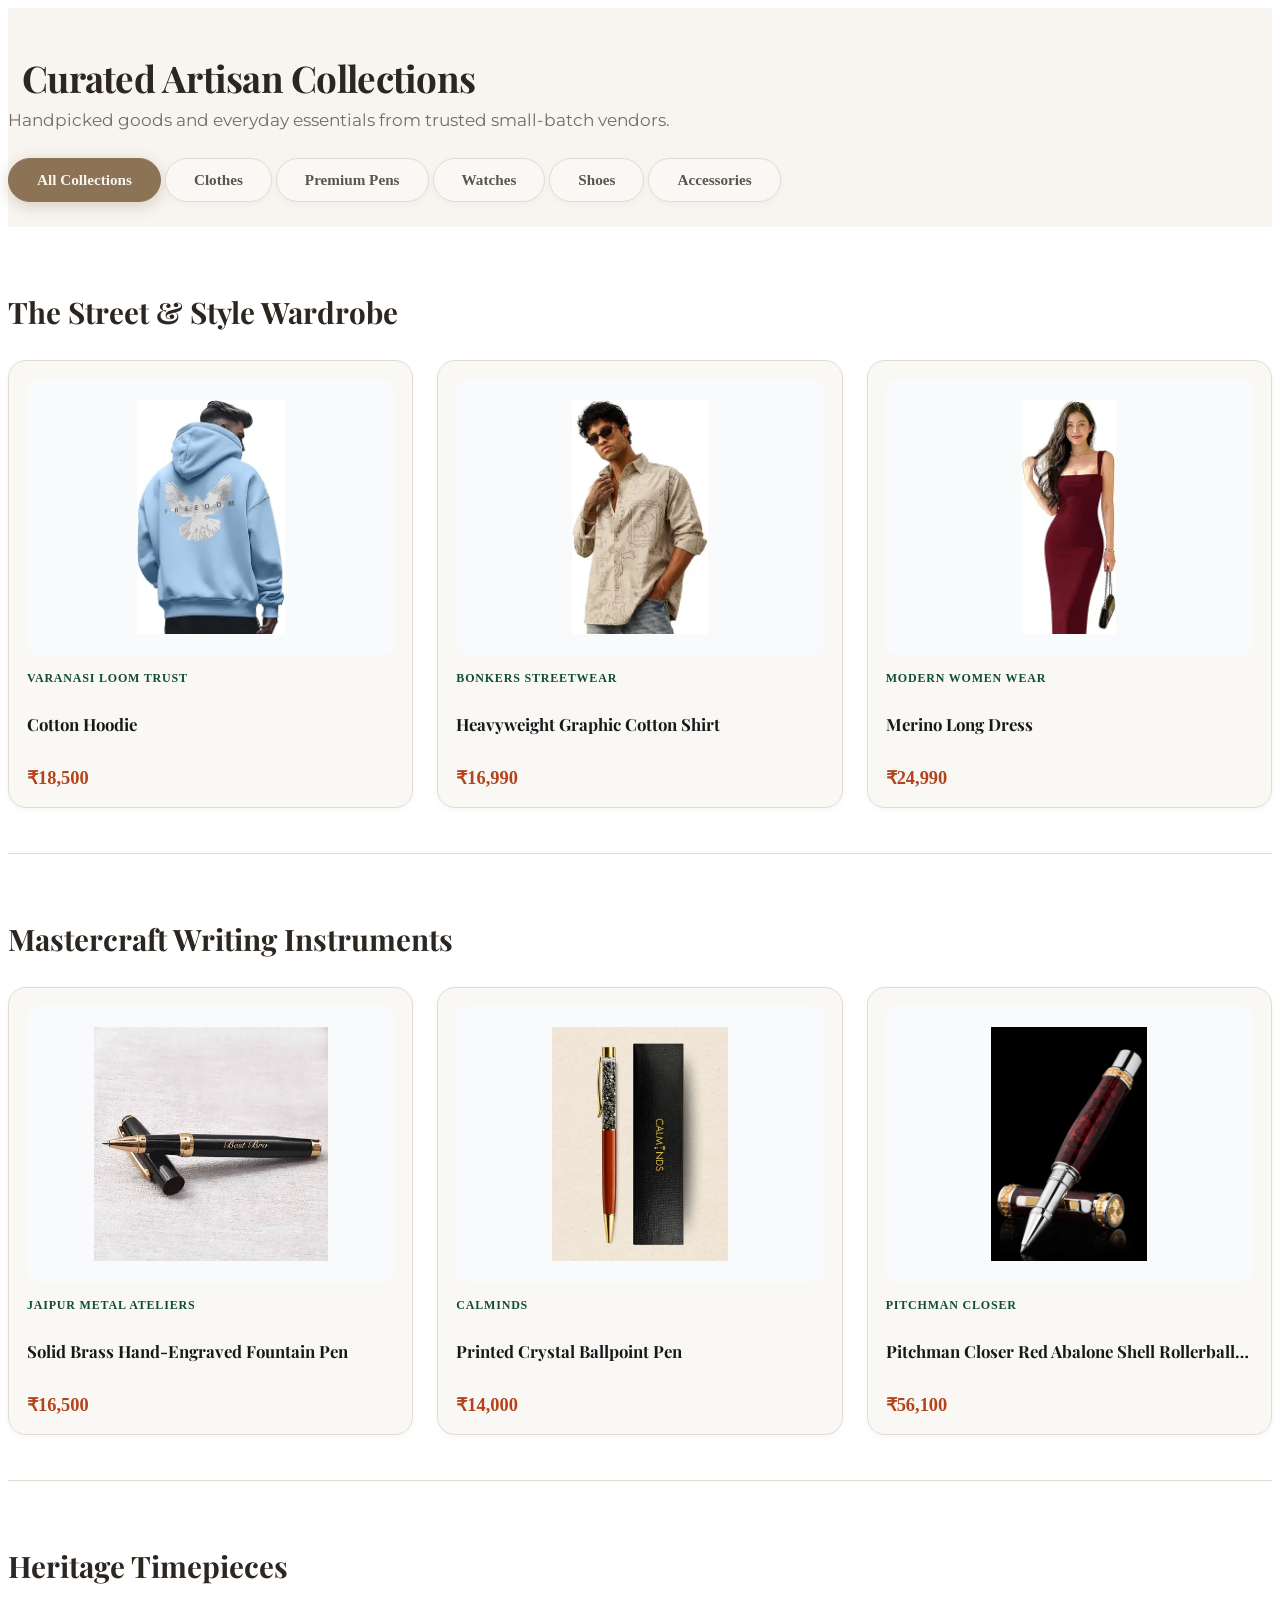
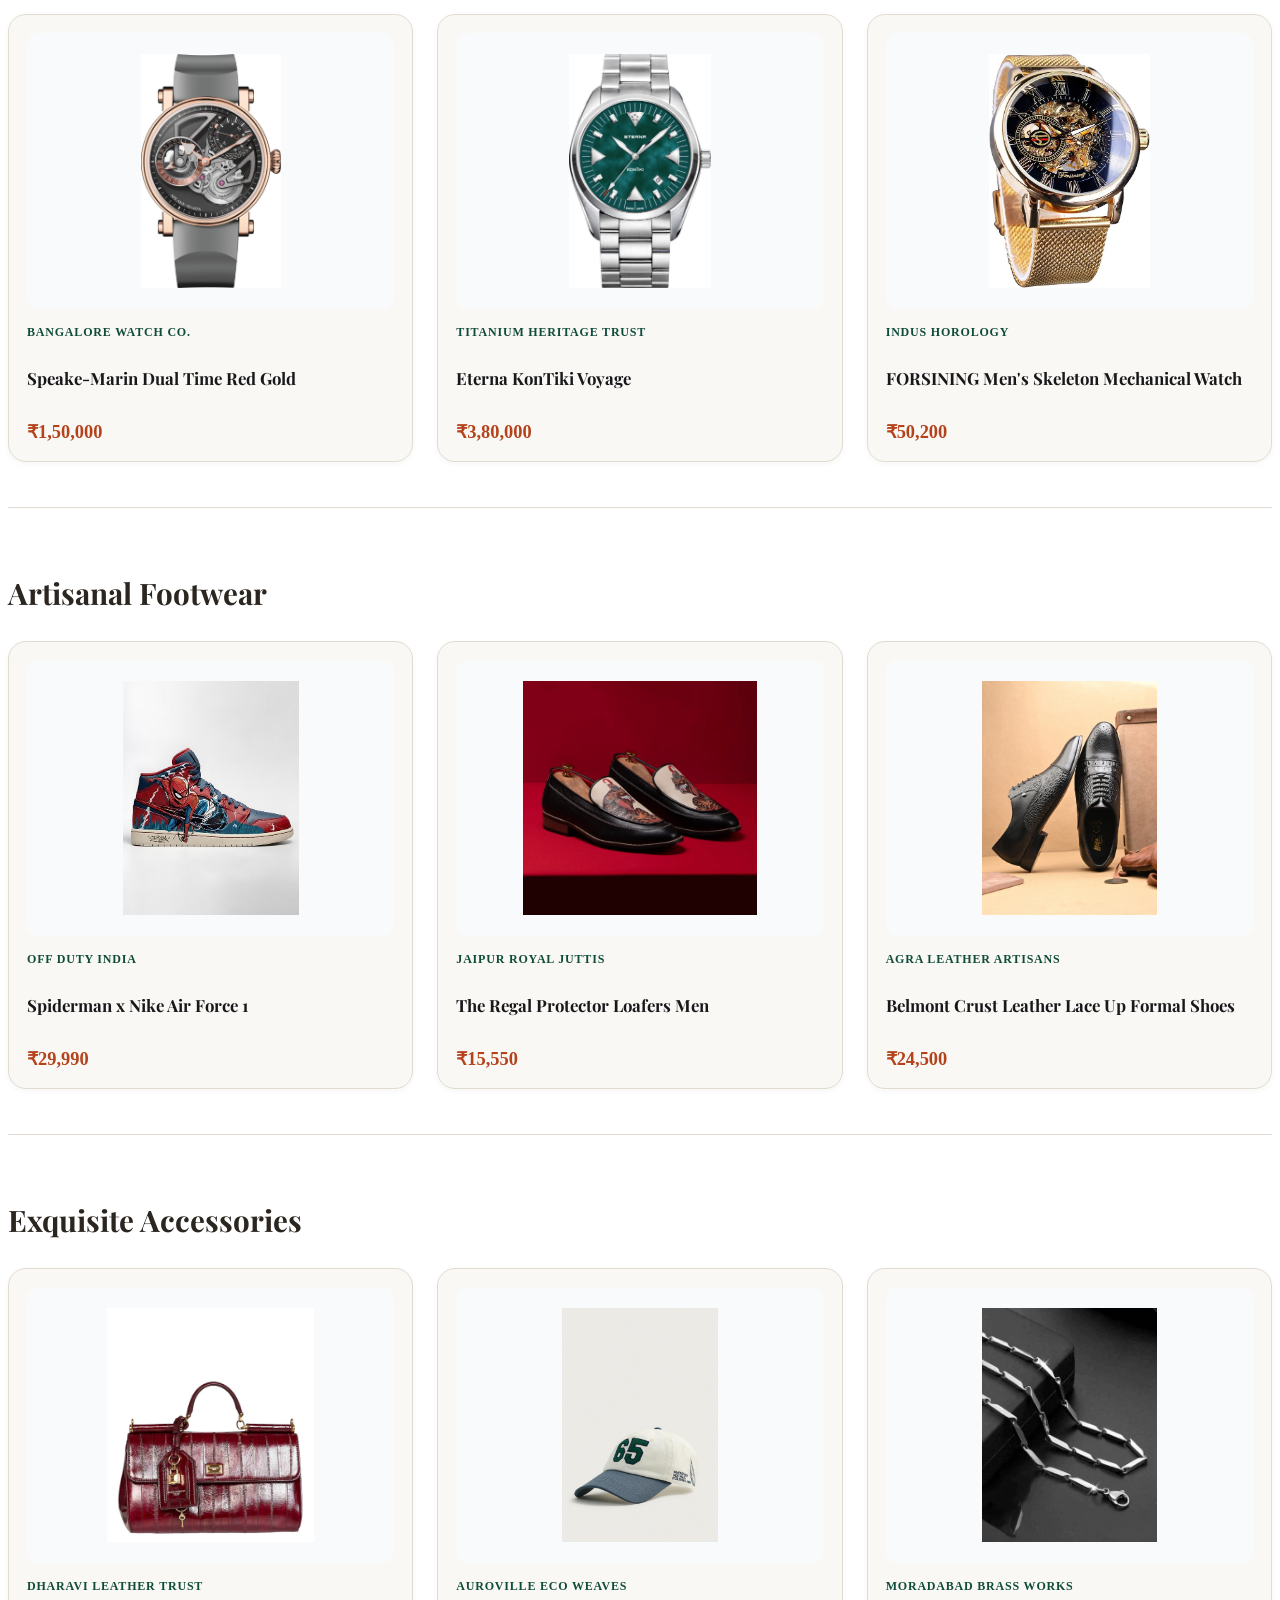
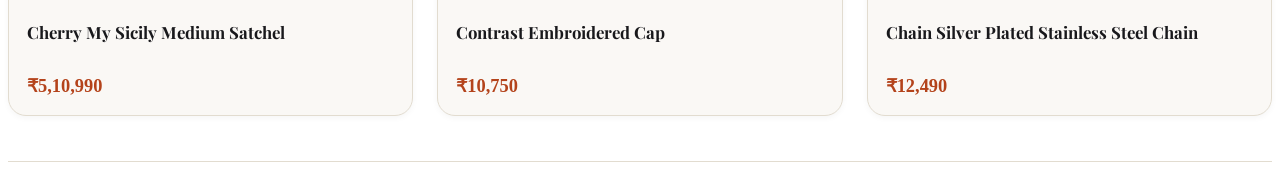
<file: category.html>
<!doctype html>
<html lang="en">
  <head>
    <meta charset="UTF-8" />
    <meta name="viewport" content="width=device-width, initial-scale=1.0" />
    <title>The City Square</title>
    <link rel="stylesheet" href="category.css" />
  </head>
  <body>
    <section class="categories-section" id="allCollectionSection">
      <div class="container">
        <div class="section-header">
          <div class="section-title-wrap">
            <div class="section-title-flex">
              <div class="header-title-emblem">
                <i class="fas fa-crown"></i>
              </div>
              <h2>Curated Artisan Collections</h2>
            </div>
            <p class="section-quote">
              Handpicked goods and everyday essentials from trusted small-batch
              vendors.
            </p>
          </div>
        </div>
        <div class="category-chips-scroll" id="categoryChipsList">
          <a href="#allCollectionSection" class="category-chip active"
            >All Collections</a
          >
          <a href="#clothesSection" class="category-chip">Clothes</a>
          <a href="#pensSection" class="category-chip">Premium Pens</a>
          <a href="#watchesSection" class="category-chip">Watches</a>
          <a href="#shoesSection" class="category-chip">Shoes</a>
          <a href="#accessoriesSection" class="category-chip">Accessories</a>
        </div>
      </div>
    </section>
    <section class="category-display-section" id="clothesSection">
      <div class="container">
        <div class="category-section-title">
          <h3>The Street & Style Wardrobe</h3>
        </div>
        <div class="items-row-grid">
          <div class="item-card">
            <div class="item-img-wrap">
              <img src="images/hoodie.png" alt="HOODIE" />
            </div>
            <div class="item-details">
              <span class="item-vendor">Varanasi Loom Trust</span>
              <h4 class="item-name">Cotton Hoodie</h4>
              <span class="item-price">₹18,500</span>
            </div>
          </div>
          <div class="item-card">
            <div class="item-img-wrap">
              <img src="images/shirt.png" alt="handloom cotton shirt" />
            </div>
            <div class="item-details">
              <span class="item-vendor">Bonkers Streetwear</span>
              <h4 class="item-name">Heavyweight Graphic Cotton Shirt</h4>
              <span class="item-price">₹16,990</span>
            </div>
          </div>
          <div class="item-card">
            <div class="item-img-wrap">
              <img src="images/longdress.png" alt="Long Dress" />
            </div>
            <div class="item-details">
              <span class="item-vendor">Modern Women Wear</span>
              <h4 class="item-name">Merino Long Dress</h4>
              <span class="item-price">₹24,990</span>
            </div>
          </div>
        </div>
      </div>
    </section>
    <section class="category-display-section" id="pensSection">
      <div class="container">
        <div class="category-section-title">
          <h3>Mastercraft Writing Instruments</h3>
        </div>
        <div class="items-row-grid">
          <div class="item-card">
            <div class="item-img-wrap">
              <img src="images/pen1.png" alt="Brass Fountain Pen" />
            </div>
            <div class="item-details">
              <span class="item-vendor">Jaipur Metal Ateliers</span>
              <h4 class="item-name">Solid Brass Hand-Engraved Fountain Pen</h4>
              <span class="item-price">₹16,500</span>
            </div>
          </div>
          <div class="item-card">
            <div class="item-img-wrap">
              <img src="images/pen2.png" alt="Wooden Rollerball Pen" />
            </div>
            <div class="item-details">
              <span class="item-vendor">Calminds</span>
              <h4 class="item-name">Printed Crystal Ballpoint Pen</h4>
              <span class="item-price">₹14,000</span>
            </div>
          </div>
          <div class="item-card">
            <div class="item-img-wrap">
              <img src="images/pen3.png" alt="Gold Trim Pen" />
            </div>
            <div class="item-details">
              <span class="item-vendor">Pitchman Closer</span>
              <h4 class="item-name">
                Pitchman Closer Red Abalone Shell Rollerball Pen
              </h4>
              <span class="item-price">₹56,100</span>
            </div>
          </div>
        </div>
      </div>
    </section>
    <section class="category-display-section" id="watchesSection">
      <div class="container">
        <div class="category-section-title">
          <h3>Heritage Timepieces</h3>
        </div>
        <div class="items-row-grid">
          <div class="item-card">
            <div class="item-img-wrap">
              <img src="images/watch1.png" alt="Minimalist Watch" />
            </div>
            <div class="item-details">
              <span class="item-vendor">Bangalore Watch Co.</span>
              <h4 class="item-name">Speake-Marin Dual Time Red Gold</h4>
              <span class="item-price">₹1,50,000</span>
            </div>
          </div>
          <div class="item-card">
            <div class="item-img-wrap">
              <img src="images/watch2.png" alt="Classic Leather Watch" />
            </div>
            <div class="item-details">
              <span class="item-vendor">Titanium Heritage Trust</span>
              <h4 class="item-name">Eterna KonTiki Voyage</h4>
              <span class="item-price">₹3,80,000</span>
            </div>
          </div>
          <div class="item-card">
            <div class="item-img-wrap">
              <img src="images/watch3.png" alt="Automatic Diver Watch" />
            </div>
            <div class="item-details">
              <span class="item-vendor">Indus Horology</span>
              <h4 class="item-name">
                FORSINING Men's Skeleton Mechanical Watch
              </h4>
              <span class="item-price">₹50,200</span>
            </div>
          </div>
        </div>
      </div>
    </section>
    <section class="category-display-section" id="shoesSection">
      <div class="container">
        <div class="category-section-title">
          <h3>Artisanal Footwear</h3>
        </div>
        <div class="items-row-grid">
          <div class="item-card">
            <div class="item-img-wrap">
              <img src="images/shoe1.png" alt="Sneakers" />
            </div>
            <div class="item-details">
              <span class="item-vendor">Off Duty India</span>
              <h4 class="item-name">Spiderman x Nike Air Force 1</h4>
              <span class="item-price">₹29,990</span>
            </div>
          </div>
          <div class="item-card">
            <div class="item-img-wrap">
              <img src="images/Shoe2.png" alt="Traditional Juttis" />
            </div>
            <div class="item-details">
              <span class="item-vendor">Jaipur Royal Juttis</span>
              <h4 class="item-name">The Regal Protector Loafers Men</h4>
              <span class="item-price">₹15,550</span>
            </div>
          </div>
          <div class="item-card">
            <div class="item-img-wrap">
              <img src="images/shoe3.png" alt="Loafers" />
            </div>
            <div class="item-details">
              <span class="item-vendor">Agra Leather Artisans</span>
              <h4 class="item-name">
                Belmont Crust Leather Lace Up Formal Shoes
              </h4>
              <span class="item-price">₹24,500</span>
            </div>
          </div>
        </div>
      </div>
    </section>
    <section class="category-display-section" id="accessoriesSection">
      <div class="container">
        <div class="category-section-title">
          <h3>Exquisite Accessories</h3>
        </div>
        <div class="items-row-grid">
          <div class="item-card">
            <div class="item-img-wrap">
              <img src="images/bag.png" alt="Leather Wallet" />
            </div>
            <div class="item-details">
              <span class="item-vendor">Dharavi Leather Trust</span>
              <h4 class="item-name">Cherry My Sicily Medium Satchel</h4>
              <span class="item-price">₹5,10,990</span>
            </div>
          </div>
          <div class="item-card">
            <div class="item-img-wrap">
              <img src="images/cap.png" alt="Canvas Tote Bag" />
            </div>
            <div class="item-details">
              <span class="item-vendor">Auroville Eco Weaves</span>
              <h4 class="item-name">Contrast Embroidered Cap</h4>
              <span class="item-price">₹10,750</span>
            </div>
          </div>
          <div class="item-card">
            <div class="item-img-wrap">
              <img
                src="images/chain.png"
                alt="chain silver plated stainless steel chain"
              />
            </div>
            <div class="item-details">
              <span class="item-vendor">Moradabad Brass Works</span>
              <h4 class="item-name">
                Chain Silver Plated Stainless Steel Chain
              </h4>
              <span class="item-price">₹12,490</span>
            </div>
          </div>
        </div>
      </div>
    </section>
  </body>
</html>
</file>
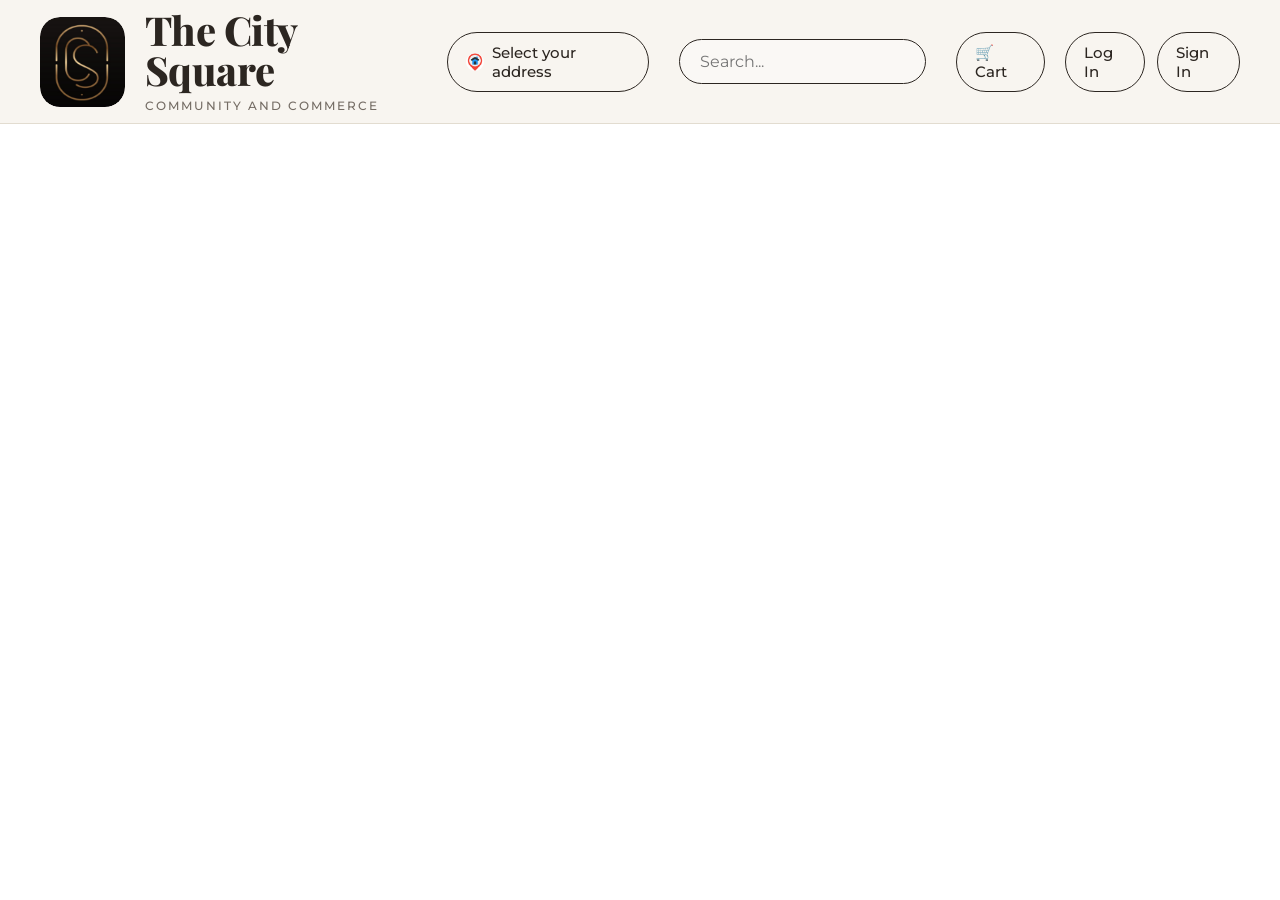
<file: nav.html>
<!doctype html>
<html lang="en">
  <head>
    <meta charset="UTF-8" />
    <meta name="viewport" content="width=device-width, initial-scale=1.0" />
    <title>The City Square</title>
    <link rel="preconnect" href="https://fonts.googleapis.com" />
    <link rel="preconnect" href="https://fonts.gstatic.com" crossorigin />
    <link
      href="https://fonts.googleapis.com/css2?family=Montserrat:wght@400;500&family=Playfair+Display:wght@700;800&display=swap"
      rel="stylesheet"
    />

    <link rel="stylesheet" href="nav.css" />
  </head>
  <body>
    <header class="navbar">
      <div class="nav-brand">
        <div class="logo-box">
          <img
            src="images/logo.png"
            alt="Logo"
            width="90"
            height="90"
            class="logo"
          />
        </div>
        <div class="brand-text">
          <span class="site-name">The City Square</span>
          <span class="site-quote">community and commerce</span>
        </div>
      </div>
      <div class="nav-address nav-box">
        <img
          src="images/address.png"
          alt="Location"
          width="18"
          height="18"
          class="address-icon"
        />
        <div class="address-text">
          <span class="location">Select your address</span>
        </div>
      </div>
      <div class="nav-search">
        <input type="text" placeholder="Search..." />
      </div>
      <div class="nav-actions">
        <a href="/cart" class="nav-cart nav-box">🛒 Cart</a>
        <div class="auth-buttons">
          <a href="/login" class="btn-login nav-box">Log In</a>
          <a href="/signin" class="btn-signin nav-box">Sign In</a>
        </div>
      </div>
    </header>
  </body>
</html>
</file>
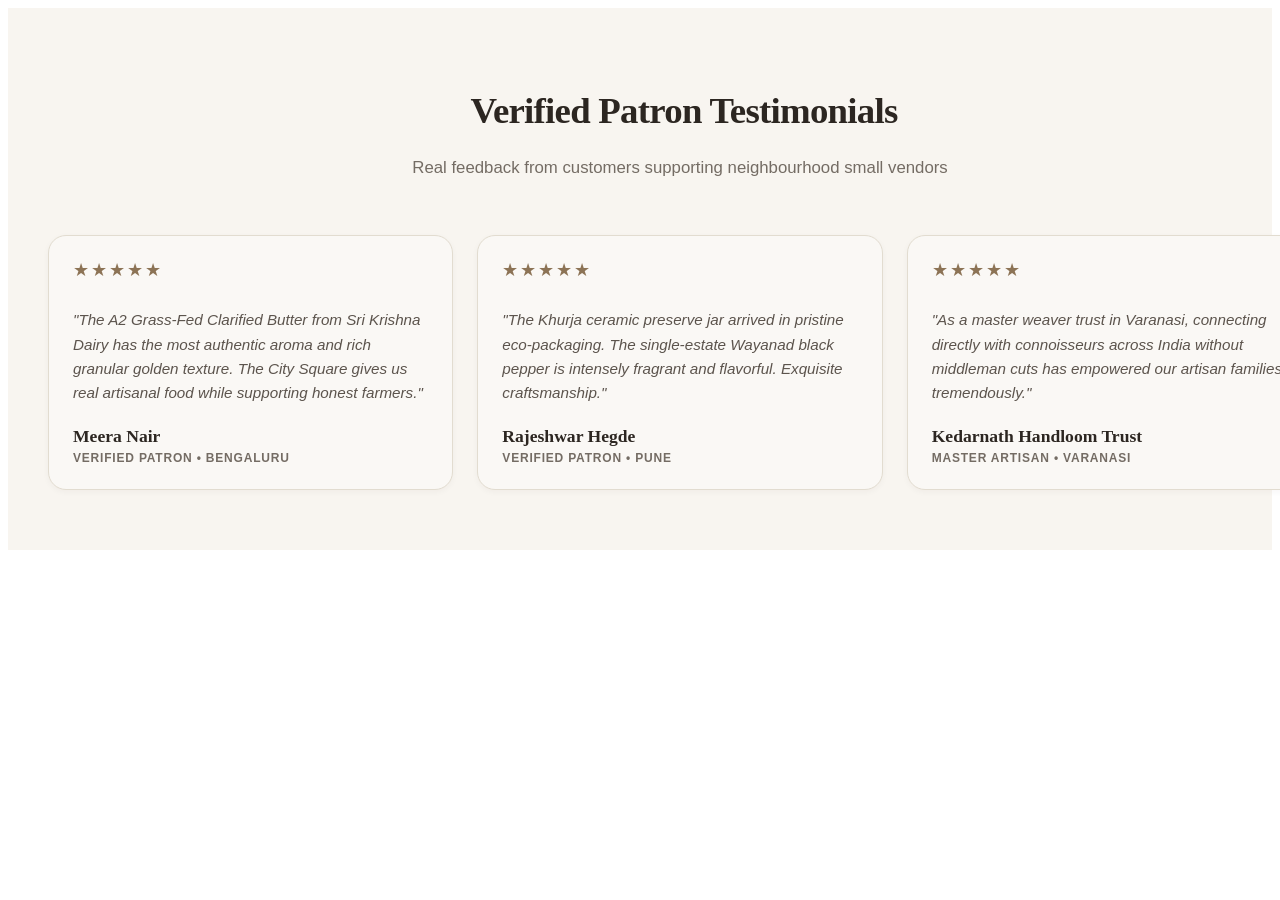
<file: review.html>
<!DOCTYPE html>
<html lang="en">
<head>
    <meta charset="UTF-8">
    <meta name="viewport" content="width=device-width, initial-scale=1.0">
    <title>The City Square</title>
    <link rel="stylesheet" href="review.css">
</head>
<body>
<section class="testimonials-section">
  <div class="testimonials-container">
    <div class="testimonials-header">
      <h2><i class="fas fa-feather icon-accent"></i> Verified Patron Testimonials</h2>
      <p>Real feedback from customers supporting neighbourhood small vendors</p>
    </div>
    <div class="testimonials-grid">
      <div class="testimonial-card">
        <div class="stars">★★★★★</div>
        <p class="testimonial-quote">
          "The A2 Grass-Fed Clarified Butter from Sri Krishna Dairy has the most authentic aroma and rich granular golden texture. The City Square gives us real artisanal food while supporting honest farmers."
        </p>
        <div class="patron-name">Meera Nair</div>
        <div class="patron-details">Verified Patron • Bengaluru</div>
      </div>
      <div class="testimonial-card">
        <div class="stars">★★★★★</div>
        <p class="testimonial-quote">
          "The Khurja ceramic preserve jar arrived in pristine eco-packaging. The single-estate Wayanad black pepper is intensely fragrant and flavorful. Exquisite craftsmanship."
        </p>
        <div class="patron-name">Rajeshwar Hegde</div>
        <div class="patron-details">Verified Patron • Pune</div>
      </div>
      <div class="testimonial-card">
        <div class="stars">★★★★★</div>
        <p class="testimonial-quote">
          "As a master weaver trust in Varanasi, connecting directly with connoisseurs across India without middleman cuts has empowered our artisan families tremendously."
        </p>
        <div class="patron-name">Kedarnath Handloom Trust</div>
        <div class="patron-details">Master Artisan • Varanasi</div>
      </div>
    </div>
  </div>
</section>
    
</body>
</html>
</file>
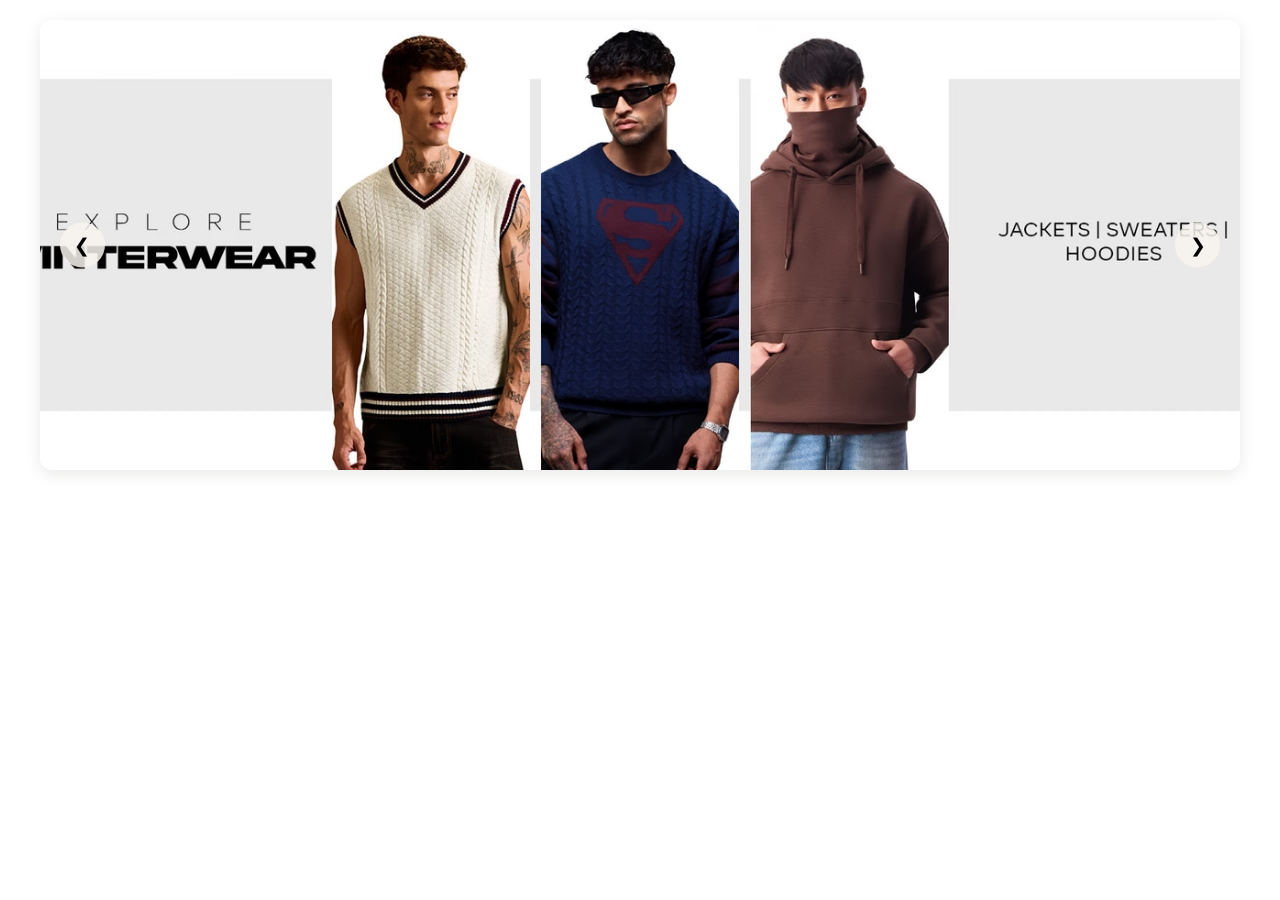
<file: slider.html>
<!doctype html>
<html lang="en">
  <head>
    <meta charset="UTF-8" />
    <meta name="viewport" content="width=device-width, initial-scale=1.0" />
    <title>The City Square</title>
    <link rel="stylesheet" href="slider.css" />
  </head>
  <body>
    <section class="hero-slider-wrapper">
      <div class="hero-slider-track" id="sliderTrack">
        <div class="slide">
          <img src="images/clothes.png" alt="Promo Banner 1" />
        </div>
        <div class="slide">
          <img src="images/pen4.png" alt="Promo Banner 2" />
        </div>
        <div class="slide">
          <img src="images/pen5.png" alt="Promo Banner 3" />
        </div>
        <div class="slide">
          <img src="images/accessories.png" alt="Promo Banner 4" />
        </div>
        <div class="slide">
          <img src="images/shoes.png" alt="Promo Banner 5" />
        </div>
      </div>
      <button class="slider-arrow prev-arrow" onclick="moveSlide(-1)">
        &#10094;
      </button>
      <button class="slider-arrow next-arrow" onclick="moveSlide(1)">
        &#10095;
      </button>
    </section>
    <script>
      let currentIndex = 0;
      function moveSlide(direction) {
        const track = document.getElementById("sliderTrack");
        const totalSlides = document.querySelectorAll(".slide").length;

        currentIndex += direction;

        if (currentIndex < 0) currentIndex = 0;
        if (currentIndex >= totalSlides) currentIndex = totalSlides - 1;

        track.style.transform = `translateX(-${currentIndex * 100}%)`;
      }
    </script>
  </body>
</html>
</file>
<file: category.css>
@import url("https://fonts.googleapis.com/css2?family=Playfair+Display:wght@700&family=Montserrat:wght@400;500&display=swap");
.categories-section {
padding: 45px 0 25px;
background-color:#F8F5F0;
}
.section-header {
margin-bottom: 28px;
}
.section-title-flex {
display: flex;
align-items: center;
gap: 14px;
margin-bottom: 8px;
}
.section-title-wrap h2 {
font-family: "Playfair Display", Georgia, serif;
font-size: 2.3rem;
font-weight: 700;
color:#2C2621;
letter-spacing: -0.02em;
margin: 0;
}
.section-quote {
font-family: "Montserrat", sans-serif;
font-size: 1.05rem;
color: #746C64;
font-weight: 400;
white-space: nowrap;
overflow: hidden;
margin: 0;
}
.category-chip {
display: inline-flex;
align-items: center;
justify-content: center;
padding: 12px 28px;
min-width: max-content;
background-color: #FAF8F5;
border: 1.5px solid #E2DCD0;
border-radius: 9999px;
font-size: 0.95rem;
font-weight: 600;
color:#5C544D;
box-shadow: 0 2px 6px rgba(44, 38, 33, 0.04);
text-decoration: none;
}
.category-chip:hover {
border-color: #8C7355;
color: #8C7355;
transform: translateY(-2px);
}
.category-chip.active {
background-color: #8C7355;
color: #F8F5F0;
border-color: #8C7355;
box-shadow:0 4px 16px rgba(140, 115, 85, 0.3);
}
.category-display-section {
padding: 35px 0 45px;
border-bottom: 1px solid #E2DCD0;
scroll-margin-top: 90px;
}
.category-section-title {
margin-bottom: 24px;
}
.category-section-title h3 {
font-family: "Playfair Display", Georgia, serif;
font-size: 1.85rem;
font-weight: 700;
color:#2C2621;
}
.items-row-grid {
display: grid;
grid-template-columns: repeat(3, 1fr);
gap: 24px;
}
.item-card {
background-color:#FAF8F5;
border: 1.5px solid #E2DCD0;
border-radius: 18px;
padding: 18px;
box-shadow: 0 2px 6px rgba(24, 24, 27, 0.04);
display: flex;
flex-direction: column;
}
.item-card:hover {
transform: translateY(-4px);
box-shadow: 0 6px 18px rgba(24, 24, 27, 0.07);
border-color: #e8d38c;
}
.item-img-wrap {
position: relative;
width: 100%;
aspect-ratio: 4 / 3;
border-radius: 12px;
overflow: hidden;
background-color: #f8fafc;
margin-bottom: 16px;
display: flex;
align-items: center;
justify-content: center;
}
.item-img-wrap img {
width: 85%;
height: 85%;
object-fit: contain;
display: block;
}
.item-card:hover .item-img-wrap img {
transform: scale(1.06);
}
.item-details {
display: flex;
flex-direction: column;
gap: 5px;
}
.item-vendor {
font-size: 0.75rem;
color: var(--secondary, #0f4c3a);
font-weight: 700;
text-transform: uppercase;
letter-spacing: 0.8px;
}
.item-name {
font-family: "Playfair Display", Georgia, serif;
font-size: 1.05rem;
font-weight: 700;
color: var(--text-primary, #18181b);
line-height: 1.35;
display: -webkit-box;
-webkit-line-clamp: 1;
line-clamp: 1;
-webkit-box-orient: vertical;
overflow: hidden;
}
.item-price {
font-size: 1.15rem;
font-weight: 800;
color: var(--primary, #b4431b);
margin-top: 4px;
}
</file>
<file: nav.css>
* {
  margin: 0;
  padding: 0;
  box-sizing: border-box;
  font-family: "Montserrat", sans-serif; 
}
.navbar {
  display: flex;
  align-items: center;
  justify-content: space-between;
  padding: 10px 40px;
  background-color: #F8F5F0; 
  border-bottom: 1px solid #E2DCD0;
  gap: 30px;
}
.nav-brand {
  display: flex;
  align-items: center;
  gap: 20px;
}
.logo-box {
  width: 90px;
  height: 90px;
  display: flex;
  align-items: center;
  justify-content: center;
  border-radius: 20px; 
  overflow: hidden; 
}
.logo-box img {
  border-radius: 20px; 
}
.brand-text {
  display: flex;
  flex-direction: column;
  justify-content: center;
}
.site-name {
  font-family: "Playfair Display", serif; 
  font-size: 2.5rem;
  font-weight: 800;
  color: #2C2621;
  line-height: 1;
  letter-spacing: -0.5px;
}
.site-quote {
  font-family: "Montserrat", sans-serif;
  font-size: 0.75rem;
  color: #746C64;
  text-transform: uppercase;
  letter-spacing: 2px;
  margin-top: 8px; 
  font-weight: 500;
}
.nav-box {
  display: flex;
  align-items: center;
  gap: 8px;
  padding: 10px 18px;
  border: 1px solid #2C2621; 
  border-radius: 40px;
  text-decoration: none;
  color: #2C2621;
  font-weight: 500;
  font-size: 0.95rem;
  background-color: transparent;
  transition: all 0.3s ease;
}
.nav-box:hover {
  background-color: #2C2621;
  color: #F8F5F0;
}
.address-text {
  display: flex;
  flex-direction: column;
}
.address-icon {
  object-fit: contain;
  border-radius: 50%;
}
.nav-search {
  flex-grow: 1;
  max-width: 400px;
  margin: 0 auto; 
}
.nav-search input {
  width: 100%;
  padding: 12px 20px;
  font-size: 1rem;
  border: 1px solid #2C2621;
  border-radius: 40px;
  outline: none;
  background-color: #FAF8F5;
}
.nav-search input:focus {
  box-shadow: 0 0 5px rgba(44, 38, 33, 0.2); 
}
.nav-actions {
  display: flex;
  align-items: center;
  gap: 20px;
}
.auth-buttons {
  display: flex;
  gap: 12px;
}
</file>
<file: review.css>
.testimonials-section {
  padding: 50px 0 60px;
  background-color: #F8F5F0; 
}
.testimonials-container {
  width: 100%;
  max-width: 1320px;
  margin: 0 auto;
  padding: 0 40px;
}
.testimonials-header {
  text-align: center;
  display: flex;
  flex-direction: column;
  align-items: center;
  margin-bottom: 40px;
}
.testimonials-header h2 {
  font-family: "Playfair Display", Georgia, serif;
  font-size: 2.3rem;
  font-weight: 700;
  color: #2C2621;
  letter-spacing: -0.02em;
  margin-bottom: 10px;
}
.icon-accent {
  color: #8C7355; 
  margin-right: 8px;
}
.testimonials-header p {
  font-family: "Montserrat", sans-serif;
  font-size: 1.05rem;
  color: #746C64;
}
.testimonials-grid {
  display: grid;
  grid-template-columns: repeat(auto-fit, minmax(300px, 1fr));
  gap: 24px;
}
.testimonial-card {
  background-color: #FAF8F5;
  border: 1.5px solid #E2DCD0;
  border-radius: 18px; 
  padding: 24px;
  box-shadow: 0 2px 6px rgba(44, 38, 33, 0.04);
  display: flex;
  flex-direction: column;
  transition: transform 0.3s ease, box-shadow 0.3s ease, border-color 0.3s ease;
}
.testimonial-card:hover {
  transform: translateY(-4px);
  box-shadow: 0 6px 18px rgba(44, 38, 33, 0.07);
  border-color: #8C7355; 
}
.testimonial-card .stars {
  color: #8C7355; 
  font-size: 1.1rem;
  margin-bottom: 12px;
  letter-spacing: 2px;
}
.testimonial-quote {
  font-family: "Montserrat", sans-serif;
  font-size: 0.95rem;
  color: #5C544D;
  line-height: 1.6;
  margin-bottom: 20px;
  font-style: italic;
  flex-grow: 1; 
}
.patron-name {
  font-family: "Playfair Display", Georgia, serif;
  font-weight: 700;
  font-size: 1.1rem;
  color: #2C2621;
}
.patron-details {
  font-family: "Montserrat", sans-serif;
  font-size: 0.75rem;
  color: #746C64;
  text-transform: uppercase;
  letter-spacing: 0.8px;
  margin-top: 4px;
  font-weight: 600;
}
</file>
<file: slider.css>
.hero-slider-wrapper {
position: relative;
width: 95%;
max-width: 1400px;
margin: 20px auto;
overflow: hidden;
border-radius: 12px;
box-shadow: 0 4px 15px rgba(44, 38, 33, 0.1);
}
.hero-slider-track {
display: flex;
transition: transform 0.6s ease-in-out;
}
.slide {
min-width: 100%;
}
.slide img {
width: 100%;
height: 450px;
object-fit: cover;
display: block;
}
.slider-arrow {
position: absolute;
top: 50%;
transform: translateY(-50%);
background-color: rgba(248, 245, 240, 0.85);
border: none;
width: 45px;
height: 45px;
border-radius: 50%;
font-size: 1.2rem;
cursor: pointer;
transition: 0.3s ease;
z-index: 10;
}
.slider-arrow:hover {
background-color: #F8F5F0;
box-shadow: 0 0 10px rgba(44, 38, 33, 0.2);
}
.prev-arrow {
left: 20px;
}
.next-arrow {
right: 20px;
}
</file>
